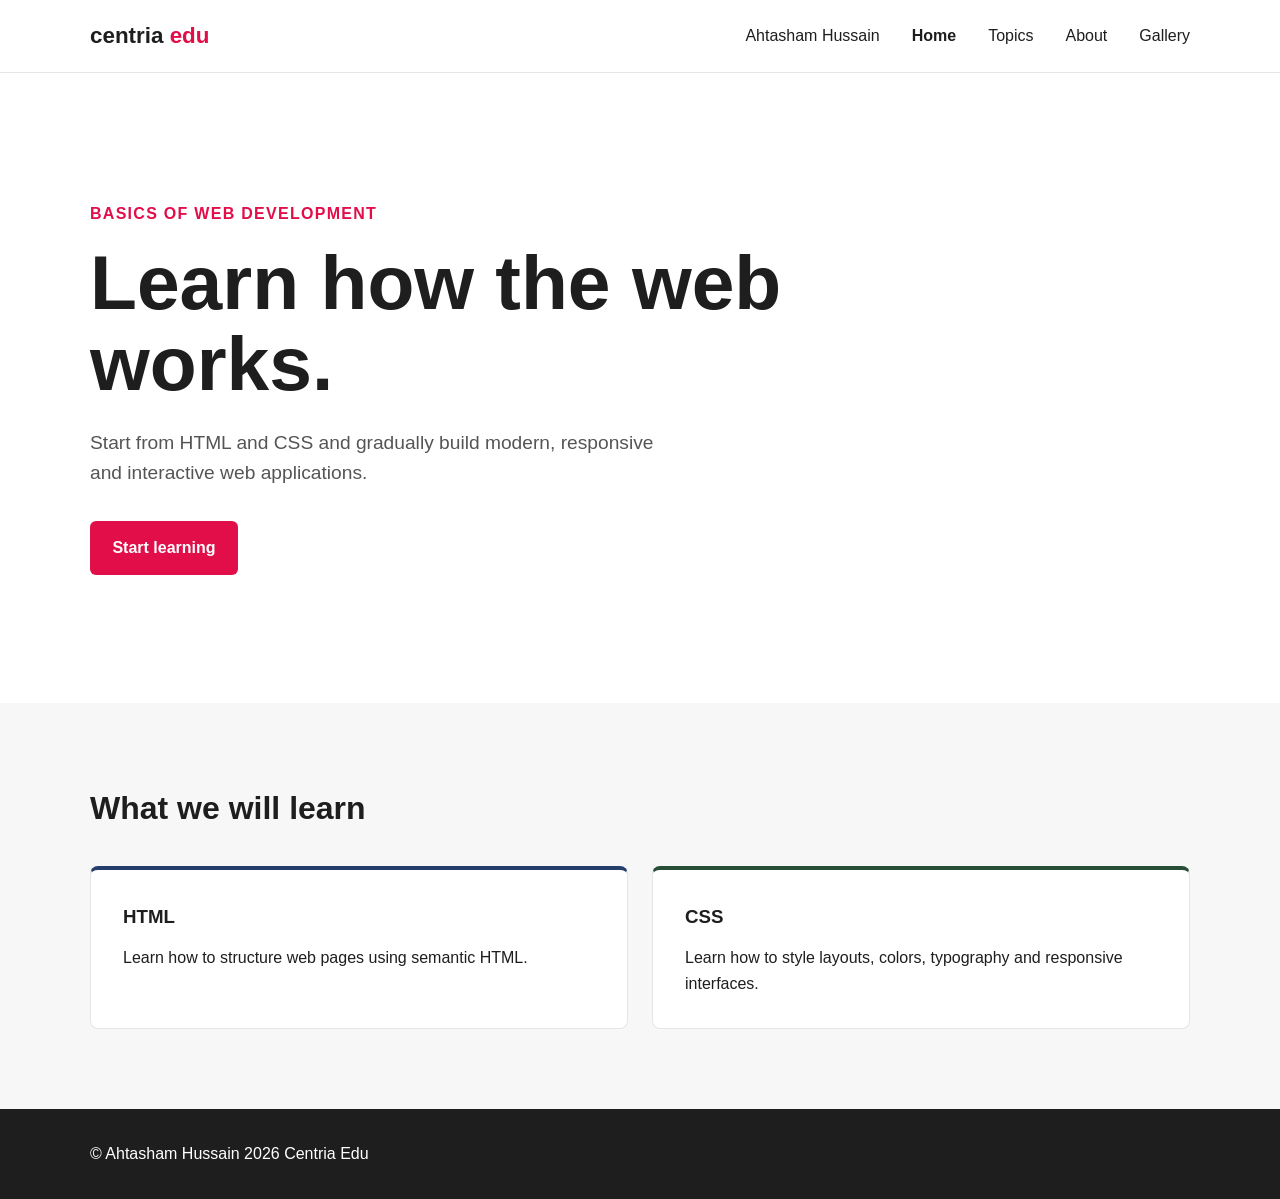
<file: index.html>
<!--
    Centria Edu - Basics of Web Development

    Original author: Ville Heikkiniemi
    Modified by: Student Name
    Last modified: 2026-08-11

    Based on the original course template.

    https://vheikkiniemi.github.io/thiscanbedeleted/s4/
-->

<!DOCTYPE html>
<html lang="en">
<head>
    <meta charset="UTF-8">
    <meta name="viewport" content="width=device-width, initial-scale=1.0">
    <meta name="author" content="Ville Heikkiniemi">
    <link rel="icon" href="favicon.ico">
    <link rel="stylesheet" href="style.css">

    <title>Centria Edu | Basics of Web Development</title>
</head>

<body>

    <header>
        <div class="container">
            <nav>
                <div class="logo">
                    centria <span>edu</span>
                </div>

                <ul>
                    <li><a href="#topics">Ahtasham Hussain</a></li>
                    <li><a href="index.html"><strong>Home</strong></a></li>
                    <li><a href="#topics">Topics</a></li>

                    

                    <li><a href="#">About</a></li>
                    <li><a href="gallery.html">Gallery</a></li>
                </ul>
            </nav>
        </div>
    </header>

    <main>

        <section class="hero">
            <div class="container">
                <div class="hero-content">

                    <span class="label">Basics of Web Development</span>

                    <h1>
                        Learn how the web works.
                    </h1>

                    <p>
                        Start from HTML and CSS and gradually build modern,
                        responsive and interactive web applications.
                    </p>

                    <a href="#topics" class="button">
                        Start learning
                    </a>

                </div>
            </div>
        </section>

        <section class="topics" id="topics">
            <div class="container">

                <h2>What we will learn</h2>

                <div class="cards">

                    <article class="card">
                        <h3>HTML</h3>
                        <p>
                            Learn how to structure web pages using semantic HTML.
                        </p>
                    </article>

                    <article class="card">
                        <h3>CSS</h3>
                        <p>
                            Learn how to style layouts, colors, typography and
                            responsive interfaces.
                        </p>
                    </article>

                </div>
            </div>
        </section>

    </main>

    <footer>
        <div class="container">
          <p>&copy; Ahtasham Hussain 2026 Centria Edu</p>
        </div>
    </footer>

</body>
</html>
</file>
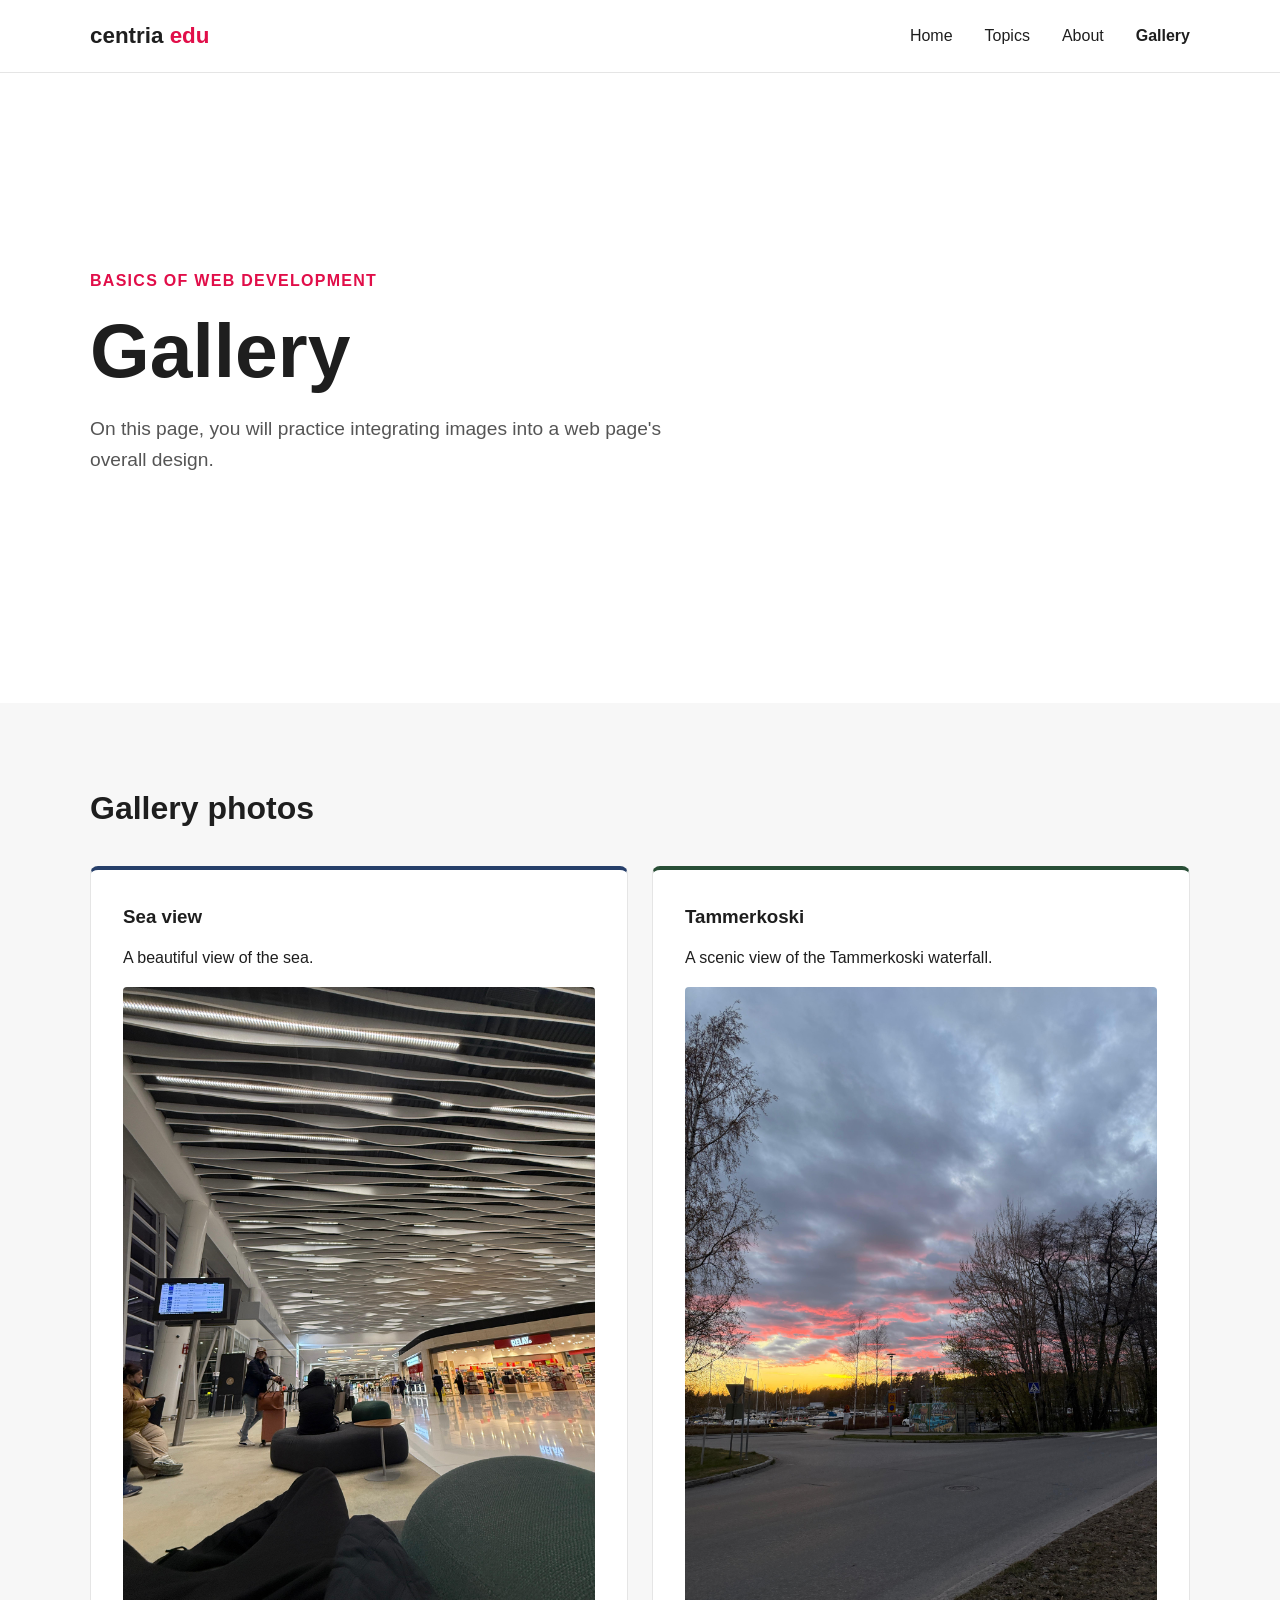
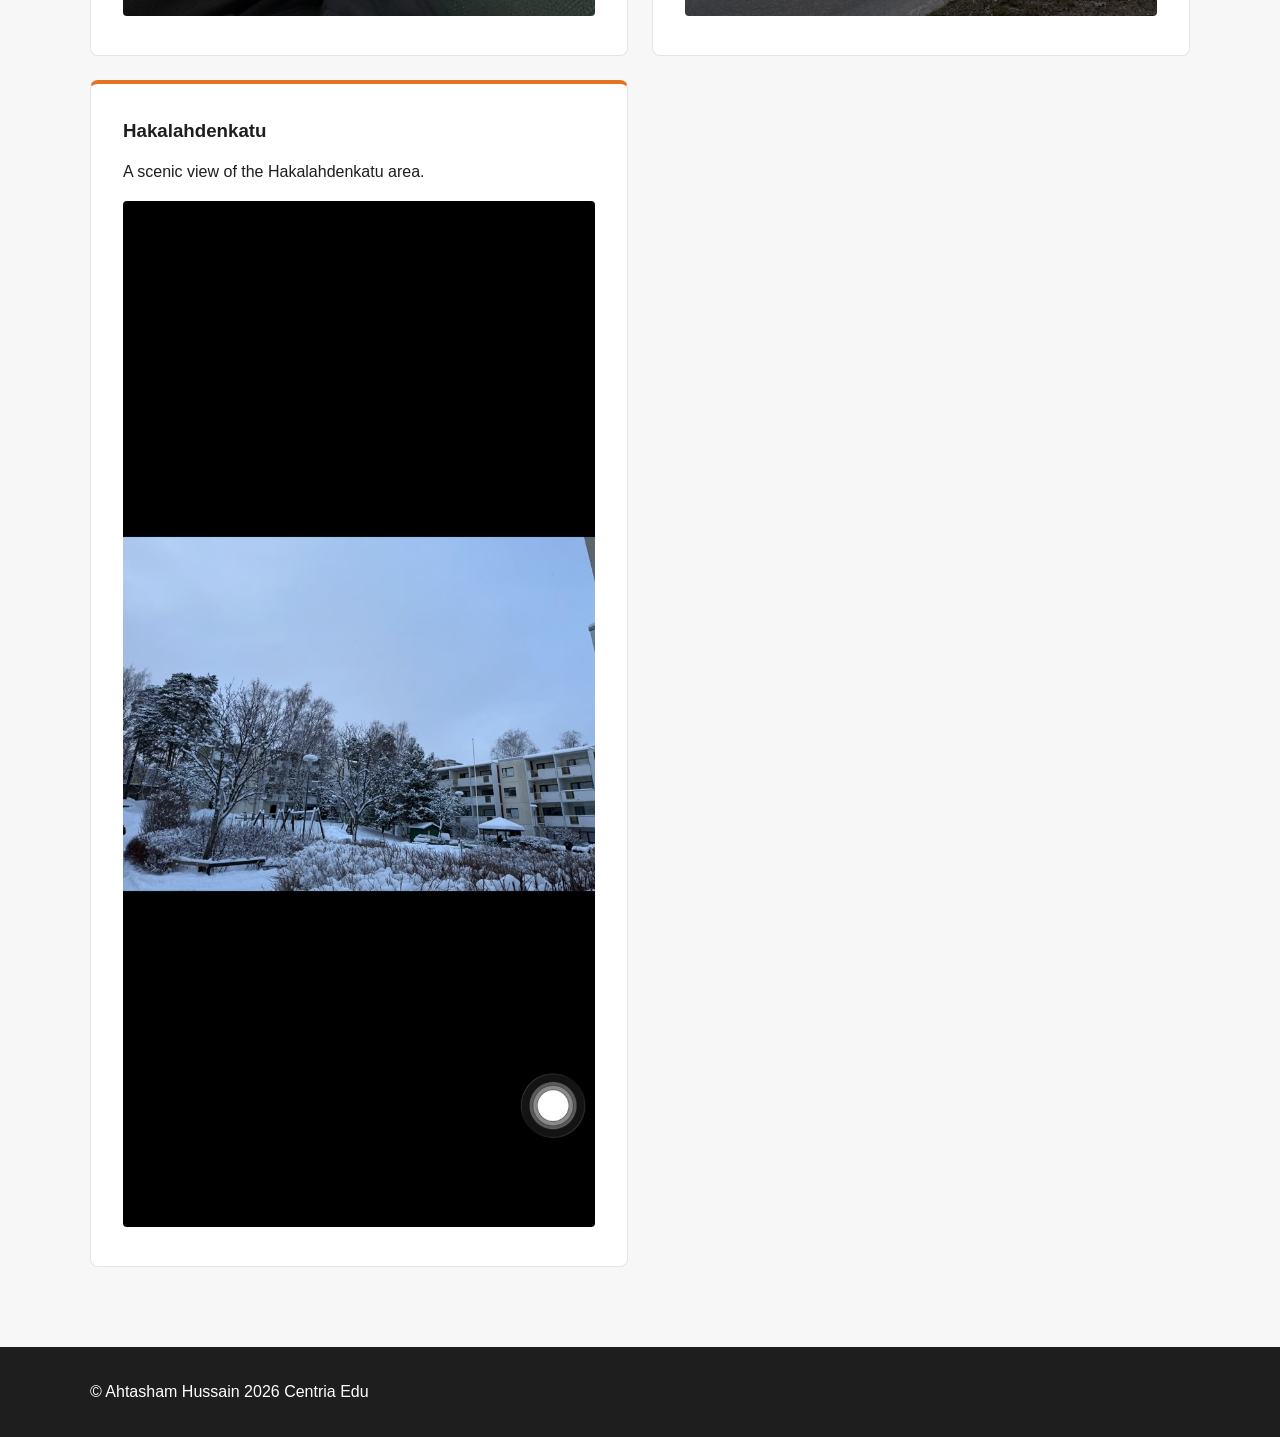
<file: gallery.html>
<!--
    Centria Edu - Basics of Web Development

    Original author: Ville Heikkiniemi
    Modified by: Student Name
    Last modified: 2026-08-11

    Based on the original course template.
-->

<!DOCTYPE html>
<html lang="en">
<head>
    <meta charset="UTF-8">
    <meta name="viewport" content="width=device-width, initial-scale=1.0">
    <meta name="author" content="Ville Heikkiniemi">
    <link rel="icon" href="favicon.ico">
    <link rel="stylesheet" href="style.css">

    <title>Centria Edu | Basics of Web Development</title>
</head>

<body>

    <header>
        <div class="container">
            <nav>
                <div class="logo">
                    centria <span>edu</span>
                </div>

                <ul>
                    <li><a href="index.html">Home</a></li>
                    <li><a href="#topics">Topics</a></li>
                    <li><a href="#">About</a></li>
                    <li><a href="gallery.html"><strong>Gallery</strong></a></li>
                </ul>
            </nav>
        </div>
    </header>

    <main>

        <section class="hero">
            <div class="container">
                <div class="hero-content">

                    <span class="label">Basics of Web Development</span>

                    <h1>
                        Gallery
                    </h1>

                    <p>
                        On this page, you will practice integrating images into a web page's overall design.
                    </p>

                </div>
            </div>
        </section>

        <section class="topics" id="topics">
            <div class="container">

                <h2>Gallery photos</h2>

                <div class="cards">

                    <article class="card">
                        <h3>Sea view</h3>
                        <p>
                            A beautiful view of the sea.
                        </p>
                        <img src="images/1.jpeg" alt="A beautiful view of the sea">
                    </article>

                    <article class="card">
                        <h3>Tammerkoski</h3>
                        <p>
                            A scenic view of the Tammerkoski waterfall.
                        </p>
                        <img src="images/2.jpeg" alt="A scenic view of the Tammerkoski waterfall">
                    </article>

                    <article class="card">
                        <h3>Hakalahdenkatu</h3>
                        <p>
                            A scenic view of the Hakalahdenkatu area.
                        </p>
                        <img src="images/3.jpeg" alt="A scenic view of the Hakalahdenkatu area">
                    </article>

                </div>
            </div>
        </section>

    </main>

    <footer>
        <div class="container">
          <p>&copy; Ahtasham Hussain 2026 Centria Edu</p>
        </div>
    </footer>

</body>
</html>
</file>
<file: style.css>
:root {
    --primary: #e10e49;
    --light: #ffffff;
    --dark: #1e1e1e;
    --blue: #263f6a;
    --green: #284e36;
    --orange: #e37222;
    --rose: #c24d52;
}

* {
    box-sizing: border-box;
    margin: 0;
    padding: 0;
}

body {
    font-family: Arial, Helvetica, sans-serif;
    background-color: var(--light);
    color: var(--dark);
    line-height: 1.6;
}

header {
    border-bottom: 1px solid #e5e5e5;
}

.container {
    width: min(1100px, 90%);
    margin: 0 auto;
}

nav {
    min-height: 72px;
    display: flex;
    justify-content: space-between;
    align-items: center;
}

.logo {
    font-size: 1.4rem;
    font-weight: bold;
    color: var(--dark);
}

.logo span {
    color: var(--primary);
}

nav ul {
    display: flex;
    gap: 2rem;
    list-style: none;
}

nav a {
    color: var(--dark);
    text-decoration: none;
}

nav a:hover {
    color: var(--primary);
}

.hero {
    min-height: 70vh;
    display: flex;
    align-items: center;
}

.hero-content {
    max-width: 700px;
}

.label {
    display: inline-block;
    margin-bottom: 1rem;
    color: var(--primary);
    font-weight: bold;
    text-transform: uppercase;
    letter-spacing: 0.08rem;
}

h1 {
    margin-bottom: 1.5rem;
    font-size: clamp(2.5rem, 6vw, 5rem);
    line-height: 1.05;
}

.hero p {
    max-width: 600px;
    margin-bottom: 2rem;
    font-size: 1.2rem;
    color: #555;
}

.button {
    display: inline-block;
    padding: 0.9rem 1.4rem;
    background-color: var(--primary);
    color: var(--light);
    text-decoration: none;
    border-radius: 6px;
    font-weight: bold;
}

.button:hover {
    background-color: var(--rose);
}

.topics {
    padding: 5rem 0;
    background-color: #f7f7f7;
}

.topics h2 {
    margin-bottom: 2rem;
    font-size: 2rem;
}

.cards {
    display: grid;
    grid-template-columns: repeat(2, 1fr);
    gap: 1.5rem;
}

.card {
    padding: 2rem;
    background-color: var(--light);
    border: 1px solid #e5e5e5;
    border-radius: 8px;
}

.card img {
    width: 100%;
    height: auto;
    margin-top: 1rem;
    border-radius: 4px;
}

.card h3 {
    margin-bottom: 0.8rem;
}

.card:nth-child(1) {
    border-top: 4px solid var(--blue);
}

.card:nth-child(2) {
    border-top: 4px solid var(--green);
}

.card:nth-child(3) {
    border-top: 4px solid var(--orange);
}

footer {
    padding: 2rem 0;
    background-color: var(--dark);
    color: var(--light);
}

@media (max-width: 700px) {
    nav ul {
        display: none;
    }

    .cards {
        grid-template-columns: 1fr;
    }

    .hero {
        min-height: 60vh;
    }
}
</file>
